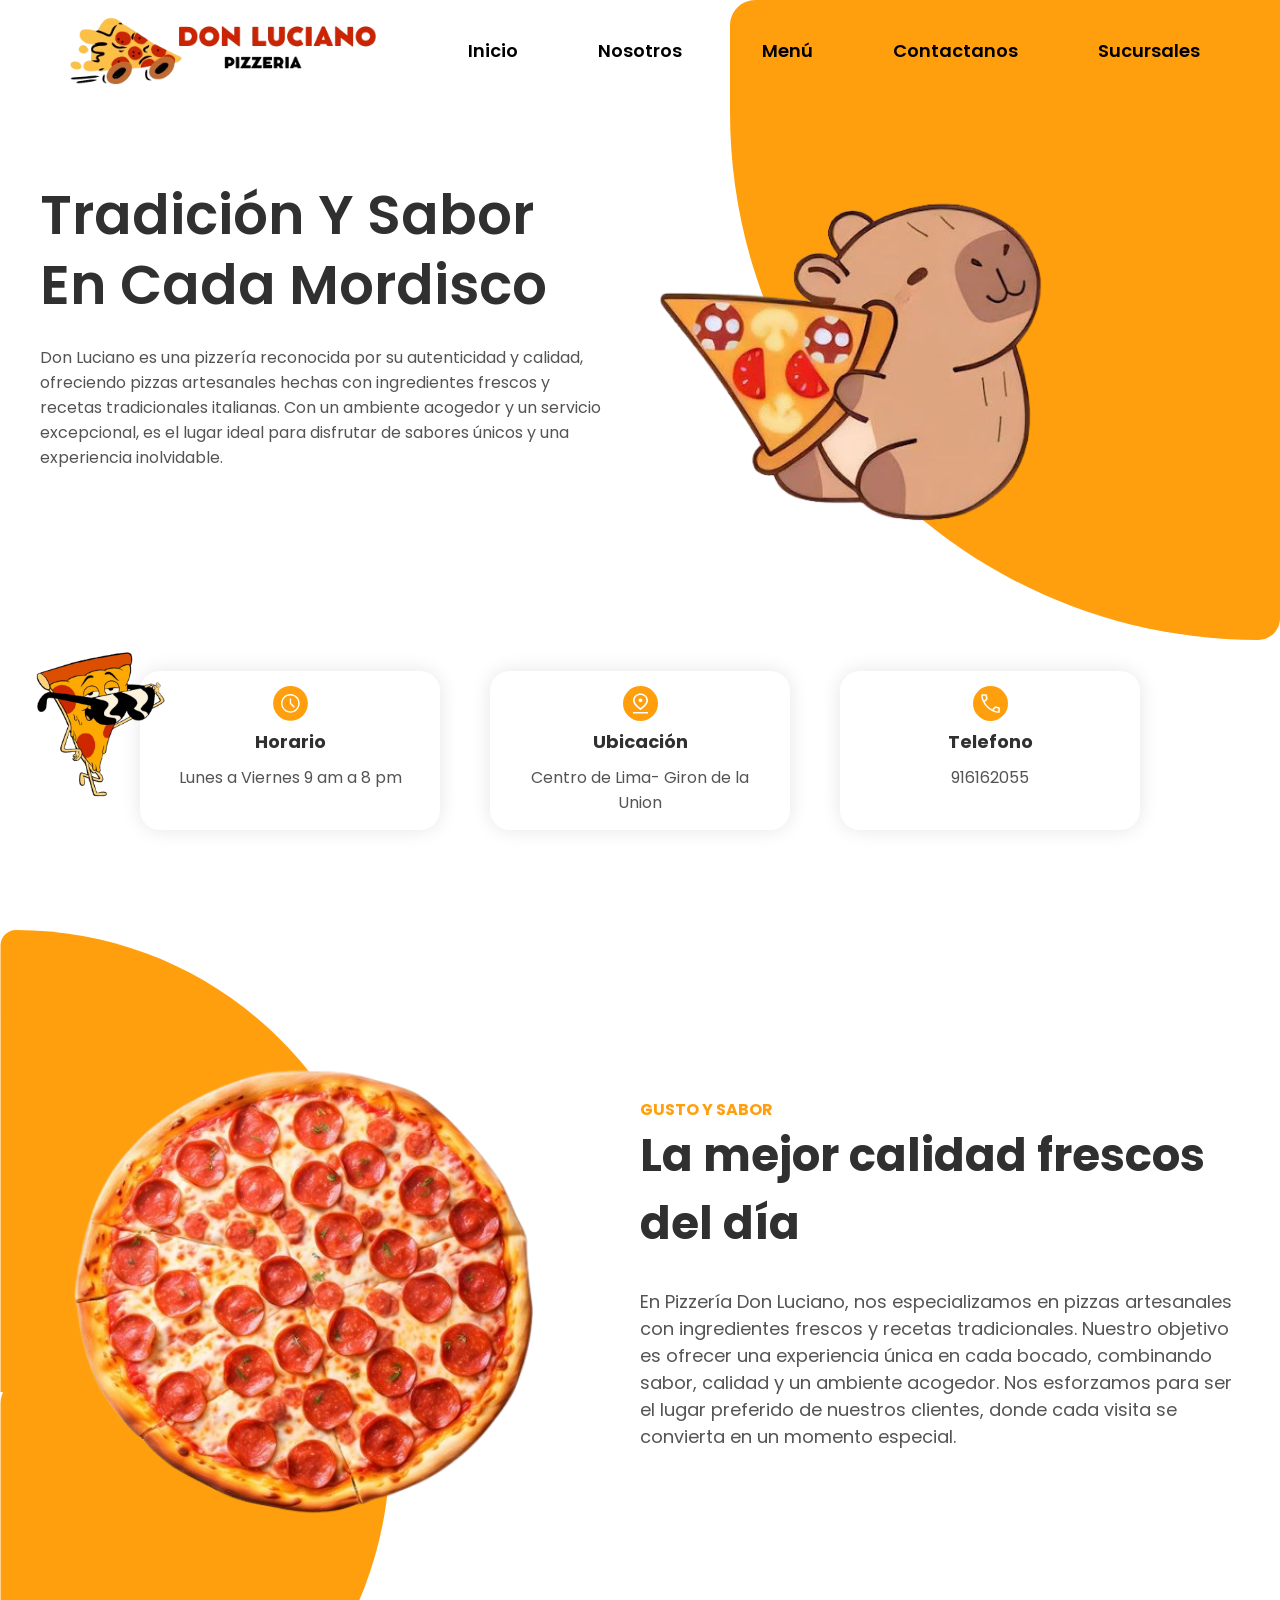
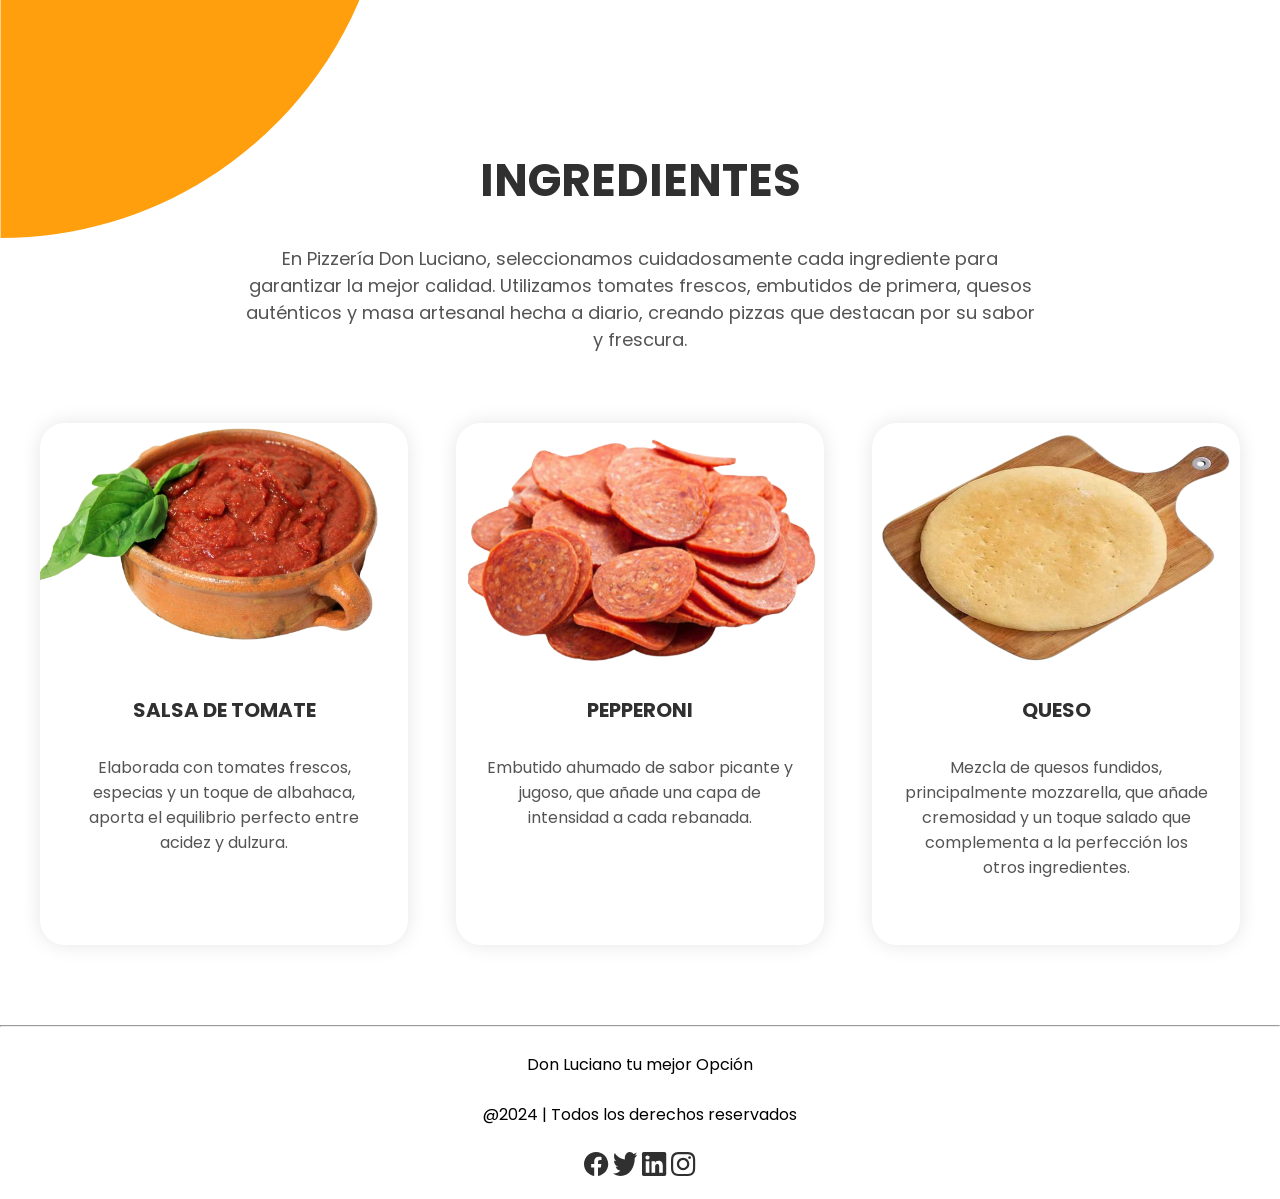
<file: index.html>
<!DOCTYPE html>
<html lang="es">
<head>
    <meta charset="UTF-8">
    <meta name="viewport" content="width=device-width, initial-scale=1.0">
    <title>Pizza Don Luciano </title>
    <link rel="stylesheet"  type="text/css" href="/css/index.css">
</head>
<body>
    <header class="header">
        <img class="bg" src="imagenes/index/bg.svg" alt="">
        <img class="esp" src="imagenes/index/pizza_flotante.png" alt="">
        <div class="menu container ">
            <div class="logoImg"> <img src="imagenes/index/don-luciano.png" alt=""> </div>
            <input type="checkbox" id="menu">
            <label for="menu"><img src="imagenes/index/menu.png" class="menu-icono" alt=""></label>
            <nav class="navbar">
                <ul class="nav-links">
                    <li><a href="index.html">Inicio</a></li>
                    <li><a href="Nosotros.html">Nosotros</a></li>
                    <li><a href="menu.html">Menú</a></li>
                    <li><a href="contactanos.html">Contactanos</a></li>
                    <li><a href="surcursales.html">Sucursales</a></li>
                </ul>
            </nav>
        </div>
        <div class="header-content container">
            <div class="header-info">
                <div class="header-txt">
                    <h1>Tradición y sabor en Cada Mordisco</h1>
                    <p>Don Luciano es una pizzería reconocida por su autenticidad y calidad,
                        ofreciendo pizzas artesanales hechas con ingredientes frescos y recetas tradicionales italianas.
                        Con un ambiente acogedor y un servicio excepcional, es el lugar ideal para disfrutar de sabores
                        únicos y una experiencia inolvidable.
                    </p>
                </div>
                <div class="header-img">
                    <img src="imagenes/index/capibara_pizza.png" alt="">
                </div>
            </div>
        </div>
    </header>
    <section class="info container">
        <div class="info-1">
            <img src="imagenes/index/time.svg" alt="">
            <h3>Horario</h3>
            <p>Lunes a Viernes 9 am a 8 pm</p>
        </div>
        <div class="info-1">
            <img src="imagenes/index/gps.svg" alt="">
            <h3>Ubicación</h3>
            <p>Centro de Lima- Giron de la Union </p>
        </div>
        <div class="info-1">
            <img src="imagenes/index/phone.svg" alt="">
            <h3>Telefono</h3>
            <p>916162055</p>
        </div>
    </section>
    <section class="nosotros">
        <img class="bg-2" src="imagenes/index/bg-2.svg" alt="">
        <div class="nosotros-info container ">
            <div class="nosotros-img">
                <img src="imagenes/index/pizza.png" alt="">
            </div>
            <div class="nosotros-txt">
                <span>GUSTO Y SABOR</span>
                <h2>La mejor calidad frescos del día</h2>
                <p>
                    En Pizzería Don Luciano, nos especializamos en pizzas artesanales con ingredientes frescos y recetas
                    tradicionales.
                    Nuestro objetivo es ofrecer una experiencia única en cada bocado, combinando sabor, calidad y un
                    ambiente acogedor.
                    Nos esforzamos para ser el lugar preferido de nuestros clientes, donde cada visita se convierta en
                    un momento especial.
                </p>
            </div>
        </div>
    </section>
    <main class="products container">
        <h2>INGREDIENTES</h2>
        <P>En Pizzería Don Luciano, seleccionamos cuidadosamente cada ingrediente
            para garantizar la mejor calidad. Utilizamos tomates frescos, embutidos de primera,
            quesos auténticos y masa artesanal hecha a diario, creando pizzas que destacan por su sabor y
            frescura.
        </P>
        <div class="product-info">
            <div class="product">
                <img src="imagenes/index/salsa.png" alt="">
                <h3>SALSA DE TOMATE </h3>
                <P>Elaborada con tomates frescos, especias y un toque de albahaca, aporta el equilibrio perfecto entre
                    acidez y dulzura.</P>
            </div>
            <div class="product">
                <img src="imagenes/index/peperoni.png" alt="">
                <h3>PEPPERONI </h3>
                <P> Embutido ahumado de sabor picante y jugoso, que añade una capa de intensidad a cada rebanada.</P>
            </div>
            <div class="product">
                <img src="imagenes/index/masa.png" alt="">
                <h3>QUESO </h3>
                <P>Mezcla de quesos fundidos, principalmente mozzarella, que añade cremosidad y un toque salado que
                    complementa a la perfección los otros ingredientes.</P>
            </div>
        </div>
    </main>
    <hr>
    <footer class="footer ">
        <P class="text1"> Don Luciano tu mejor Opción </P>
        <P class="text1"> @2024 | Todos los derechos reservados </P>
        <div class="footer-links">
            <div class="iconos">
                <img src="imagenes/index/s1.svg" alt="">
                <img src="imagenes/index/s2.svg" alt="">
                <img src="imagenes/index/s3.svg" alt="">
                <img src="imagenes/index/s4.svg" alt="">
            </div>
        </div>
    </footer>
</body>
</html>
</file>
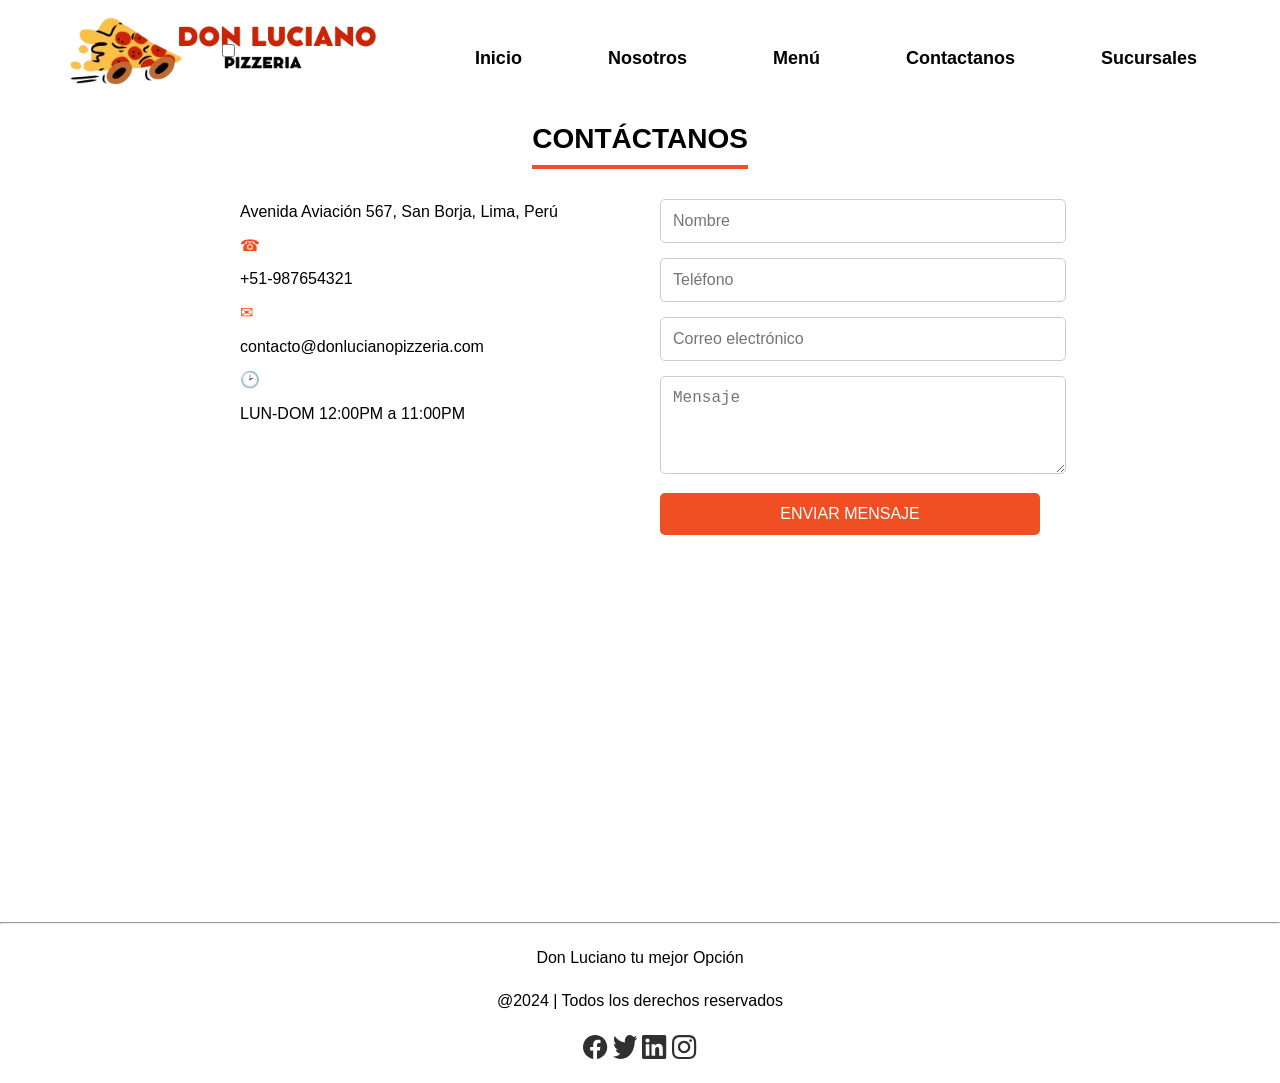
<file: contactanos.html>
<!DOCTYPE html>
<html lang="en">

<head>
  <meta charset="UTF-8">
  <meta name="viewport" content="width=device-width, initial-scale=1.0">
  <title>Contáctanos</title>
  <link rel="stylesheet" type="text/css" href="sass/estilo.css">
</head>
<header class="header">
  <div class="menu container ">
    <div class="logoImg"> <img src="imagenes/index/don-luciano.png" alt=""> </div>
    <input type="checkbox" id="menu">
    <label for="menu"><img src="imagenes/index/menu.png" alt=""></label>
    <nav class="navbar">
      <ul class="nav-links">
        <li><a href="index.html">Inicio</a></li>
        <li><a href="Nosotros.html">Nosotros</a></li>
        <li><a href="menu.html">Menú</a></li>
        <li><a href="contactanos.html">Contactanos</a></li>
        <li><a href="surcursales.html">Sucursales</a></li>
      </ul>
    </nav>
  </div>
</header>

<body>
  <div class="contenedor-contacto">
    <div class="cabecera-contacto">
      <h2>CONTÁCTANOS</h2>
      <div class="separador"></div>
    </div>
    <div class="detalles-contacto">
      <div>
        <address>
          <span>Avenida Aviación 567, San Borja, Lima, Perú</span>
          <span><span class="icono">&#9742;</span> +51-987654321</span>
          <span><span class="icono">&#9993;</span> contacto@donlucianopizzeria.com</span>
          <span><span class="icono">&#128337;</span> LUN-DOM 12:00PM a 11:00PM</span>
        </address>
      </div>
      <form class="formulario-contacto">
        <input type="text" name="nombre" placeholder="Nombre" required>
        <input type="tel" name="telefono" placeholder="Teléfono" required>
        <input type="email" name="correo" placeholder="Correo electrónico" required>
        <textarea name="mensaje" placeholder="Mensaje" rows="4" required></textarea>
        <button type="submit">ENVIAR MENSAJE</button>
      </form>
    </div>
    <div class="contenedor-mapa">
      <iframe
        src="https://www.google.com/maps/embed?pb=!1m18!1m12!1m3!1d3901.2047745382756!2d-77.00132838561615!3d-12.107557791430796!2m3!1f0!2f0!3f0!3m2!1i1024!2i768!4f13.1!3m3!1m2!1s0x9105c868f278cc11%3A0x7b7b26774eae7da8!2sAv.%20Aviaci%C3%B3n%20567%2C%20San%20Borja%2015021%2C%20Per%C3%BA!5e0!3m2!1ses!2spe!4v1702382048536!5m2!1ses!2spe"
        width="600" height="450" style="border:0;" allowfullscreen="" loading="lazy"></iframe>
    </div>
  </div>
  <hr>

    <footer class="footer ">

        <P class="text1"> Don Luciano tu mejor Opción </P>
        <P class="text1"> @2024 | Todos los derechos reservados </P>

        <div class="footer-links">
            <div class="iconos">
                <img src="imagenes/index/s1.svg" alt="">
                <img src="imagenes/index/s2.svg" alt="">
                <img src="imagenes/index/s3.svg" alt="">
                <img src="imagenes/index/s4.svg" alt="">
            </div>
        </div>
</body>
</html>
</file>
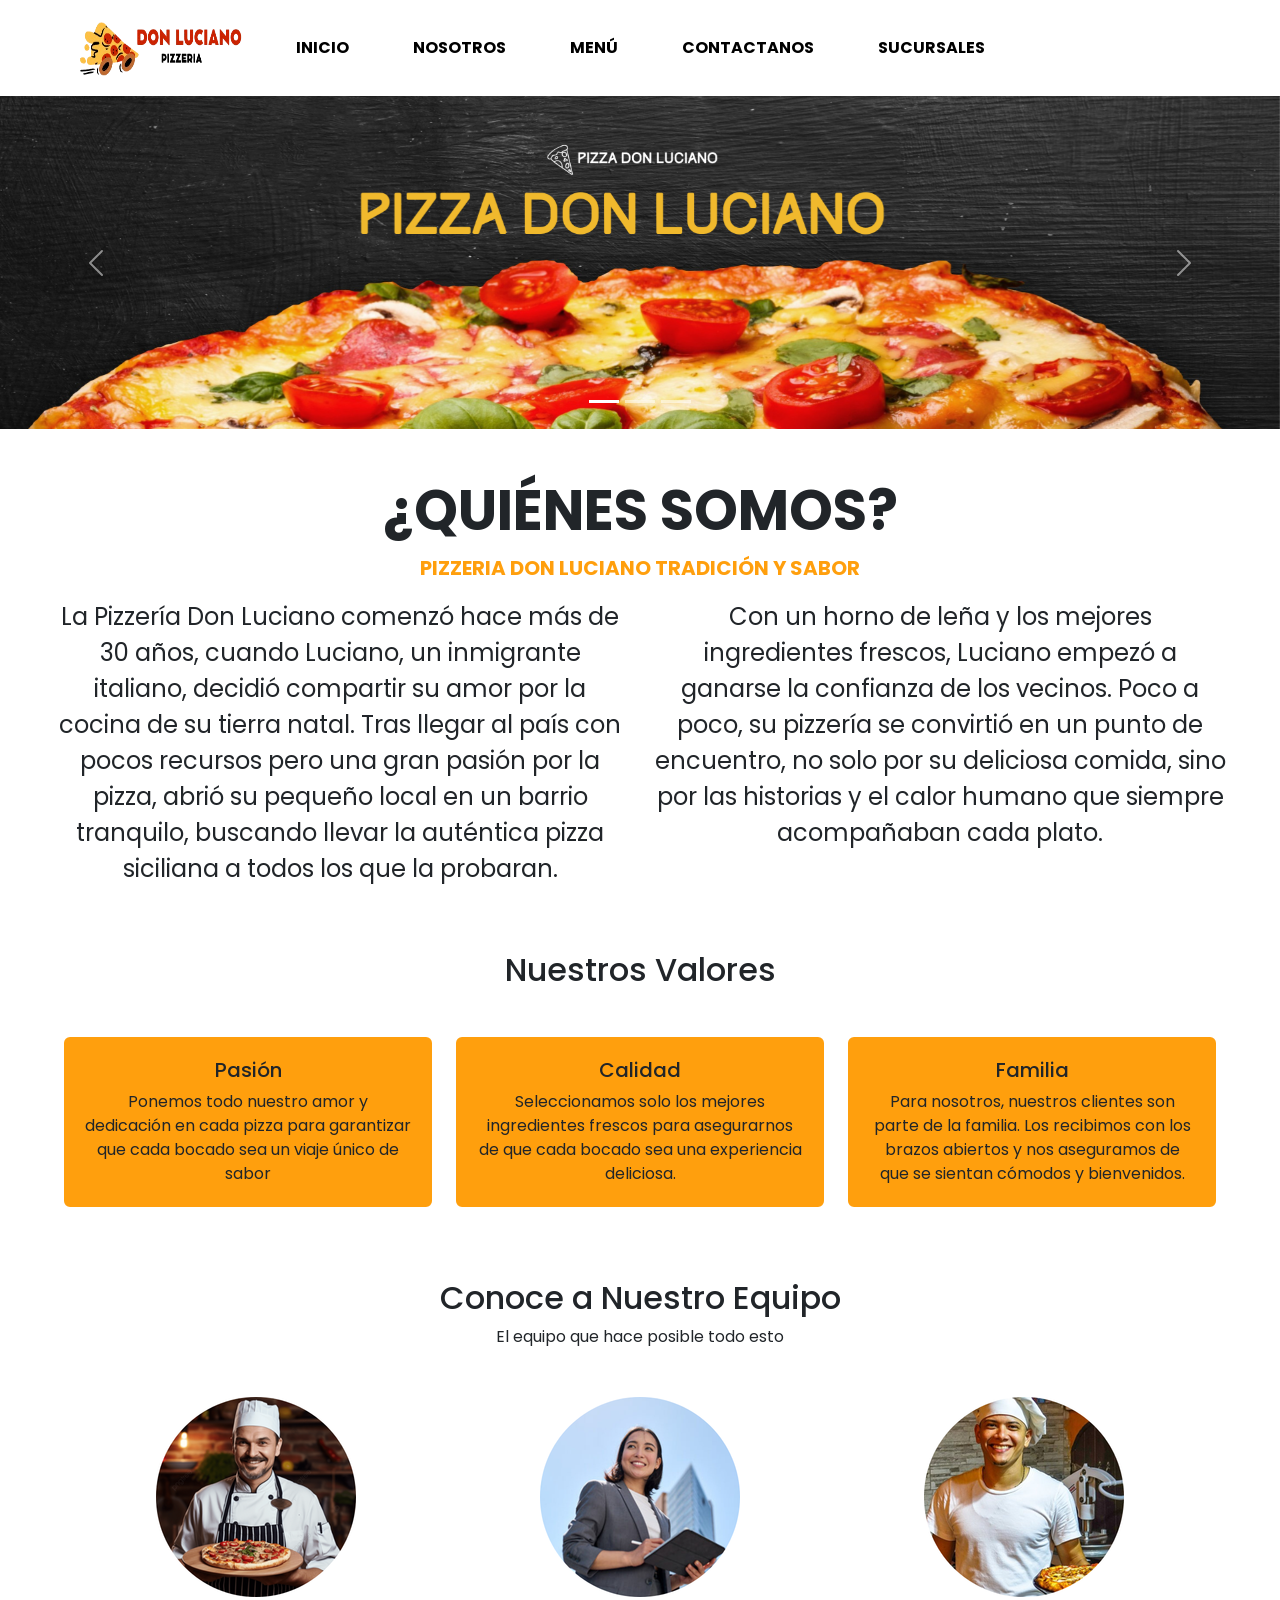
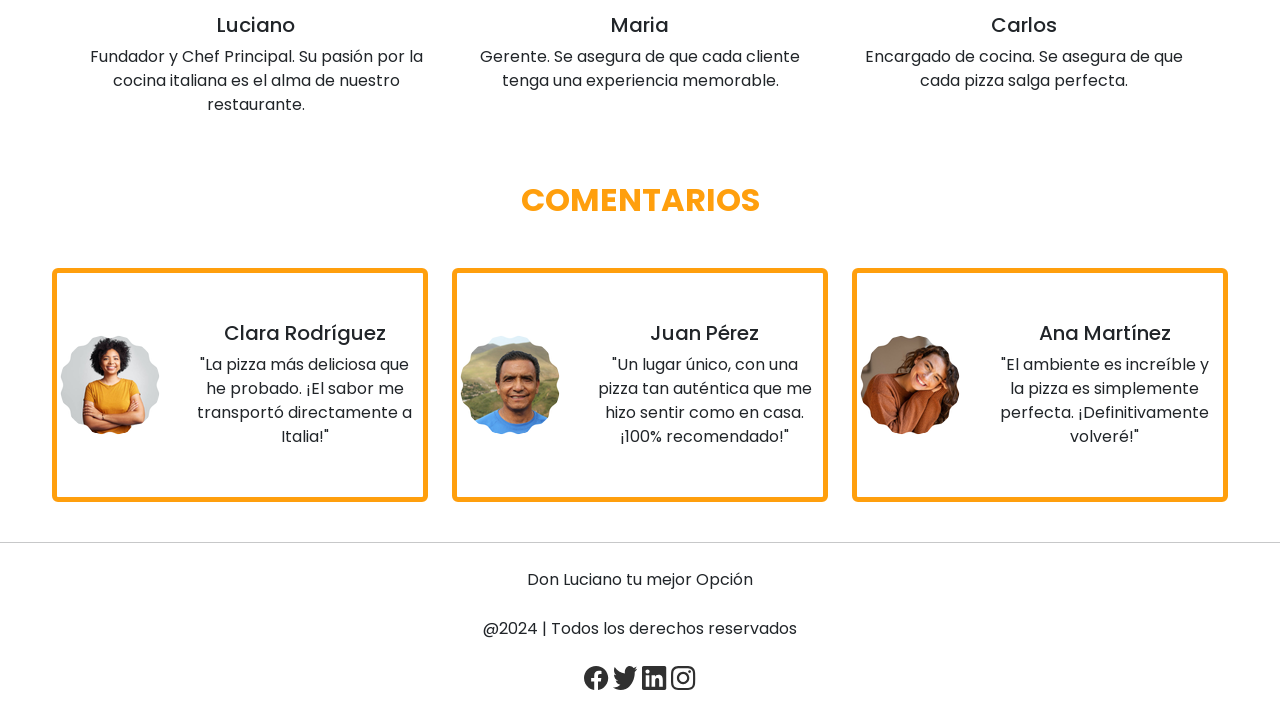
<file: nosotros.html>
<!DOCTYPE html>
<html lang="en">

<head>
    <meta charset="UTF-8">
    <meta name="viewport" content="width=device-width, initial-scale=1.0">
    <link href="https://cdn.jsdelivr.net/npm/bootstrap@5.3.3/dist/css/bootstrap.min.css" rel="stylesheet"
        integrity="sha384-QWTKZyjpPEjISv5WaRU9OFeRpok6YctnYmDr5pNlyT2bRjXh0JMhjY6hW+ALEwIH" crossorigin="anonymous">
    <link rel="stylesheet" type="text/css" href="/css/nosotros.css">
    <title>NOSOTROS</title>
</head>
<body>
    <header>
        <div class="container ">
            <nav class="navbar navbar-expand-lg bg-body-white ">
                <div class="container-fluid">
                    <img src="imagenes/index/don-luciano.png" alt="Logo" width="200" height="80"
                        class="d-inline-block align-text-top">
                    <button class="navbar-toggler " type="button" data-bs-toggle="collapse" data-bs-target="#navbarNav"
                        aria-controls="navbarNav" aria-expanded="false" aria-label="Toggle navigation">
                        <span class="navbar-toggler-icon "></span>
                    </button>
                    <div class="collapse navbar-collapse" id="navbarNav">
                        <ul class="navbar-nav ">
                            <li class="nav-item">
                                <a class="nav-link active bold-text ms-4 me-4" href="index.html">INICIO</a>
                            </li>
                            <li class="nav-item">
                                <a class="nav-link active bold-text ms-4 me-4" href="Nosotros.html">NOSOTROS</a>
                            </li>
                            <li class="nav-item">
                                <a class="nav-link active bold-text ms-4 me-4" href="menu.html">MENÚ</a>
                            </li>
                            <li class="nav-item">
                                <a class="nav-link active bold-text ms-4 me-4" href="contactanos.html">CONTACTANOS</a>
                            </li>
                            <li class="nav-item">
                                <a class="nav-link active bold-text ms-4 me-4" href="surcursales.html">SUCURSALES</a>
                            </li>
                        </ul>
                    </div>
                </div>
            </nav>
        </div>

    </header>

    <section class="carrusel">
        <div id="carouselExampleIndicators" class="carousel slide">
            <div class="carousel-indicators">
                <button type="button" data-bs-target="#carouselExampleIndicators" data-bs-slide-to="0" class="active"
                    aria-current="true" aria-label="Slide 1"></button>
                <button type="button" data-bs-target="#carouselExampleIndicators" data-bs-slide-to="1"
                    aria-label="Slide 2"></button>
                <button type="button" data-bs-target="#carouselExampleIndicators" data-bs-slide-to="2"
                    aria-label="Slide 3"></button>
            </div>
            <div class="carousel-inner">
                <div class="carousel-item active">
                    <img src="imagenes/nosotros/carrusel_uno.png" class="d-block w-100" alt="...">
                </div>
                <div class="carousel-item">
                    <img src="imagenes/nosotros/carrusel_dos.png" class="d-block w-100" alt="...">
                </div>
                <div class="carousel-item">
                    <img src="imagenes/nosotros/carrusel_tres.png" class="d-block w-100" alt="...">
                </div>
            </div>
            <button class="carousel-control-prev" type="button" data-bs-target="#carouselExampleIndicators"
                data-bs-slide="prev">
                <span class="carousel-control-prev-icon" aria-hidden="true"></span>
                <span class="visually-hidden">Previous</span>
            </button>
            <button class="carousel-control-next" type="button" data-bs-target="#carouselExampleIndicators"
                data-bs-slide="next">
                <span class="carousel-control-next-icon" aria-hidden="true"></span>
                <span class="visually-hidden">Next</span>
            </button>
        </div>

    </section>

    <div class="container">
        <h1 class="display-4 text-center bold-text mt-5">¿QUIÉNES SOMOS?</h1>
        <p class="lead text-center bold-text">
            PIZZERIA DON LUCIANO TRADICIÓN Y SABOR
        </p>
        <div class="row">
            <div class="col-12 col-md-6">
                <p class="fs-4 text-center">
                    La Pizzería Don Luciano comenzó hace más de 30 años, cuando Luciano, un inmigrante italiano, decidió
                    compartir su amor por la cocina de su tierra natal. Tras llegar al país con pocos recursos pero una
                    gran pasión por la pizza, abrió su pequeño local en un barrio tranquilo, buscando llevar la
                    auténtica pizza siciliana a todos los que la probaran. </p>
            </div>
            <div class="col-12 col-md-6">
                <p class="fs-4 text-center ">
                    Con un horno de leña y los mejores ingredientes frescos, Luciano empezó a ganarse la confianza de
                    los vecinos. Poco a poco, su pizzería se convirtió en un punto de encuentro, no solo por su
                    deliciosa comida, sino por las historias y el calor humano que siempre acompañaban cada plato. </p>
            </div>
        </div>
    </div>
    <div class="section-title  bold-text text-center mb-5 mt-5 ">
        <h2>Nuestros Valores</h2>
    </div>
    <div class="container row">
        <div class="col-md-4">
            <div class="card text-center mb-4">
                <div class="card-body">
                    <h5 class="card-title">Pasión</h5>
                    <p class="card-text">Ponemos todo nuestro amor y dedicación en cada pizza para garantizar que cada
                        bocado sea un viaje único de sabor</p>
                </div>
            </div>
        </div>
        <div class="col-md-4">
            <div class="card text-center mb-4">
                <div class="card-body">
                    <h5 class="card-title">Calidad</h5>
                    <p class="card-text">Seleccionamos solo los mejores ingredientes frescos para asegurarnos de que
                        cada bocado sea una experiencia deliciosa.</p>
                </div>
            </div>
        </div>
        <div class="col-md-4">
            <div class="card text-center mb-4">
                <div class="card-body">
                    <h5 class="card-title">Familia</h5>
                    <p class="card-text">Para nosotros, nuestros clientes son parte de la familia. Los recibimos con los
                        brazos abiertos y nos aseguramos de que se sientan cómodos y bienvenidos.</p>
                </div>
            </div>
        </div>
    </div>
    <!-- EQUIPO-->
    <div class="container mt-5">
        <div class="section-title text-center mb-5">
            <h2>Conoce a Nuestro Equipo</h2>
            <p>El equipo que hace posible todo esto</p>
        </div>
        <div class="container row">

            <div class="col-md-4 text-center">
                <img src="/imagenes/nosotros/equipo_luciano.png" alt="Luciano" class="team-img mb-3">
                <h5>Luciano</h5>
                <p>Fundador y Chef Principal. Su pasión por la cocina italiana es el alma de nuestro restaurante.</p>
            </div>

            <div class="col-md-4 text-center">
                <img src="/imagenes/nosotros/equipo_maria.png" alt="Maria" class="team-img mb-3">
                <h5>Maria</h5>
                <p>Gerente. Se asegura de que cada cliente tenga una experiencia memorable.</p>
            </div>

            <div class="col-md-4 text-center">
                <img src="/imagenes/nosotros/equipo_carlos.png" alt="Carlos" class="team-img mb-3">
                <h5>Carlos</h5>
                <p>Encargado de cocina. Se asegura de que cada pizza salga perfecta.</p>
            </div>
        </div>
    </div>

    <div class="container mt-5">
        <h2 class="titulo text-center font-weight-bold mb-5 bold-text">COMENTARIOS</h2>
        <div class="row text-center">
            <!-- Tarjeta 1 -->
            <div class="col-12 col-md-4 mb-4">
                <div class="card">
                    <div class="row no-gutters">

                        <div class="col-4 d-flex justify-content-center align-items-center">
                            <img src="imagenes/nosotros/cliente_uno.png" class="img-fluid rounded-circle"
                                alt="Imagen cliente 1">
                        </div>

                        <div class="col-8">
                            <div class="cuadro mt-5 mb-5 px-2">
                                <h5 class="card-title">Clara Rodríguez</h5>
                                <p class="card-text">"La pizza más deliciosa que he probado. ¡El sabor me transportó
                                    directamente a Italia!"</p>
                            </div>
                        </div>
                    </div>
                </div>
            </div>

            <!-- Tarjeta 2 -->
            <div class="col-12 col-md-4 mb-4">
                <div class="card">
                    <div class="row no-gutters">

                        <div class="col-4 d-flex justify-content-center align-items-center">
                            <img src="imagenes/nosotros/comentario_uno.png" class="img-fluid rounded-circle"
                                alt="Imagen cliente 2">
                        </div>

                        <div class="col-8">
                            <div class="cuadro mt-5 mb-5 px-2">
                                <h5 class="card-title">Juan Pérez</h5>
                                <p class="card-text">"Un lugar único, con una pizza tan auténtica que me hizo sentir
                                    como en casa. ¡100% recomendado!"</p>
                            </div>
                        </div>
                    </div>
                </div>
            </div>

            <div class="col-12 col-md-4 mb-4">
                <div class="card">
                    <div class="row no-gutters">

                        <div class="col-4 d-flex justify-content-center align-items-center">
                            <img src="imagenes/nosotros/comentario_dos.png" class="img-fluid rounded-circle"
                                alt="Imagen cliente 3">
                        </div>

                        <div class="col-8">
                            <div class="cuadro mt-5 mb-5 px-2">
                                <h5 class="card-title">Ana Martínez</h5>
                                <p class="card-text">"El ambiente es increíble y la pizza es simplemente perfecta.
                                    ¡Definitivamente volveré!"</p>
                            </div>
                        </div>
                    </div>
                </div>
            </div>
        </div>
    </div>

    <hr>

    <footer class="footer ">

        <P class="text1"> Don Luciano tu mejor Opción </P>
        <P class="text1"> @2024 | Todos los derechos reservados </P>

        <div class="footer-links">
            <div class="iconos">
                <img src="imagenes/index/s1.svg" alt="">
                <img src="imagenes/index/s2.svg" alt="">
                <img src="imagenes/index/s3.svg" alt="">
                <img src="imagenes/index/s4.svg" alt="">
            </div>
        </div>


    </footer>
























    <script src="https://cdn.jsdelivr.net/npm/bootstrap@5.3.3/dist/js/bootstrap.bundle.min.js"
        integrity="sha384-YvpcrYf0tY3lHB60NNkmXc5s9fDVZLESaAA55NDzOxhy9GkcIdslK1eN7N6jIeHz"
        crossorigin="anonymous"></script>
</body>

</html>
</file>
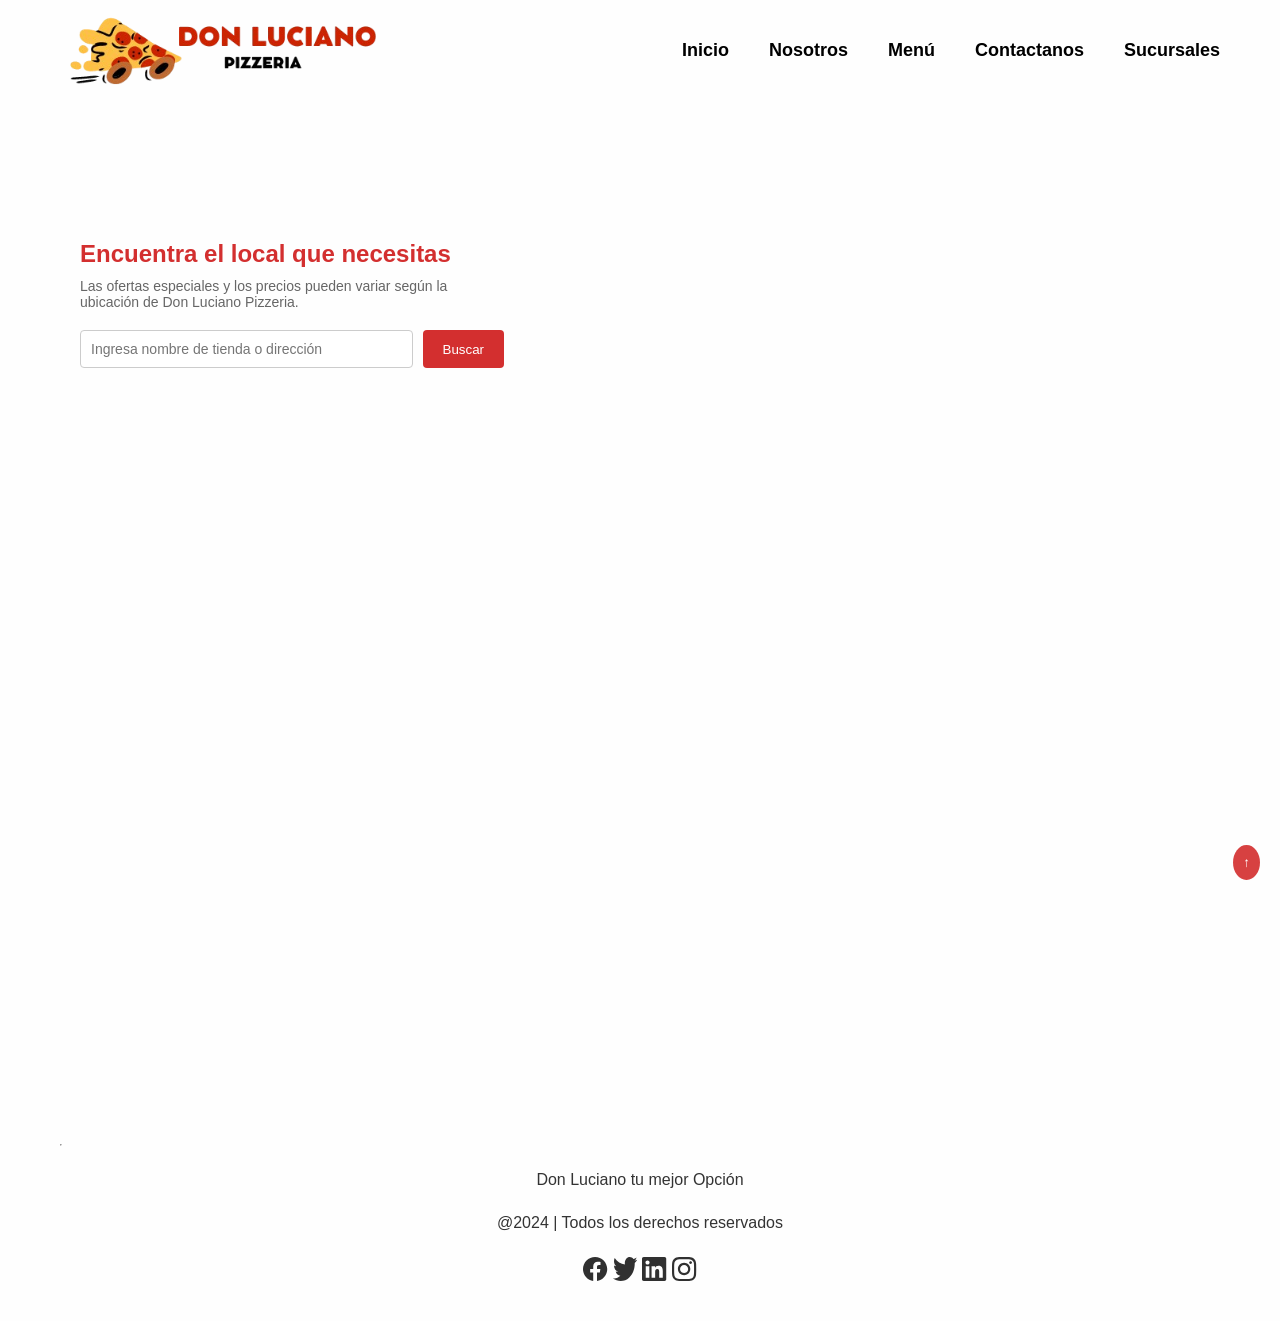
<file: surcursales.html>
<!DOCTYPE html>
<html lang="es">

<head>
    <meta charset="UTF-8">
    <meta name="viewport" content="width=device-width, initial-scale=1.0">
    <title>Surcursales</title>
    <link rel="stylesheet" type="text/css" href="/css/surcursales.css">
    <script src="https://code.jquery.com/jquery-3.6.0.min.js"></script>
    <script>
        $(document).ready(function () {
            // Mostrar tarjetas con animación
            $(".barra-busqueda button").click(function () {
                $(".tarjeta-tienda").each(function (indice) {
                    $(this).delay(200 * indice).animate({
                        opacity: 1,
                        transform: "scale(1)"
                    }, {
                        duration: 600,
                        step: function (now, fx) {
                            if (fx.prop === "transform") {
                                $(this).css("transform", `scale(${now})`);
                            }
                        }
                    });
                });
            });

            // Efecto de los botones
            $(".tarjeta-tienda button").hover(
                function () {
                    $(this).css("background-color", "#a00000");
                },
                function () {
                    $(this).css("background-color", "#d32f2f");
                }
            );

            // efecto tarjetas
            $(".tarjeta-tienda").hover(
                function () {
                    $(this).css({ boxShadow: "0 4px 8px rgba(0, 0, 0, 0.2)" });
                },
                function () {
                    $(this).css({ boxShadow: "0 2px 4px rgba(0, 0, 0, 0.1)" });
                }
            );

            // Botón de scroll hacia arriba
            const botonScroll = $("<button>").text("↑").css({
                position: "fixed",
                bottom: "20px",
                right: "20px",
                padding: "10px",
                backgroundColor: "#d32f2f",
                color: "#fff",
                border: "none",
                borderRadius: "50%",
                cursor: "pointer",
                display: "none",
                zIndex: 1000
            });

            $("body").append(botonScroll);

            $(window).scroll(function () {
                if ($(this).scrollTop() > 200) {
                    botonScroll.fadeIn();
                } else {
                    botonScroll.fadeOut();
                }
            });

            botonScroll.click(function () {
                $("html, body").animate({ scrollTop: 0 }, 800);
            });

            // Efecto de buscar
            $(".barra-busqueda button").hover(
                function () {
                    $(this).fadeTo(100, 0.5).fadeTo(100, 1);
                }
            );
        });
    </script>
</head>
<header class="header">
    <div class="menu container ">
        <div class="logoImg"> <img src="imagenes/index/don-luciano.png" alt=""> </div>
        <input type="checkbox" id="menu">
        <label for="menu"><img src="imagenes/index/menu.png" class="menu-icono" alt=""></label>
        <nav class="navbar">
            <ul class="nav-links">
                <li><a href="index.html">Inicio</a></li>
                <li><a href="Nosotros.html">Nosotros</a></li>
                <li><a href="menu.html">Menú</a></li>
                <li><a href="contactanos.html">Contactanos</a></li>
                <li><a href="surcursales.html">Sucursales</a></li>
            </ul>
        </nav>
    </div>
</header>

<body>

    <div class="contenedor">
        <div class="busqueda">
            <h2>Encuentra el local que necesitas</h2>
            <p>Las ofertas especiales y los precios pueden variar según la ubicación de Don Luciano Pizzeria.</p>
            <div class="barra-busqueda">
                <input type="text" placeholder="Ingresa nombre de tienda o dirección">
                <button>Buscar</button>
            </div>
        </div>
        <div class="resultados">
            <div class="tarjeta-tienda">
                <h3>Tienda Plaza Norte</h3>
                <p>Av. Tomas Valle 1820, Lima</p>
                <p>Teléfono: 606 - 0000</p>
                <div class="tipo-envio">
                    <span>🚴‍♂️ Delivery</span>
                    <span>🛒 Retiro</span>
                </div>
                <button>Ver Local</button>
            </div>
            <div class="tarjeta-tienda">
                <h3>Tienda Larcomar</h3>
                <p>Malecón de la Reserva 610, Miraflores</p>
                <p>Teléfono: 606 - 1111</p>
                <div class="tipo-envio">
                    <span>🚴‍♂️ Delivery</span>
                </div>
                <button>Ver Local</button>
            </div>
            <div class="resultados">
                <div class="tarjeta-tienda">
                    <h3>Tienda Plaza Norte</h3>
                    <p>Av. Tomas Valle 1820, Lima</p>
                    <p>Teléfono: 606 - 0000</p>
                    <div class="tipo-envio">
                        <span>🚴‍♂️ Delivery</span>
                        <span>🛒 Retiro</span>
                    </div>
                    <button>Ver Local</button>
                </div>
                <div class="tarjeta-tienda">
                    <h3>Tienda Larcomar</h3>
                    <p>Malecón de la Reserva 610, Miraflores</p>
                    <p>Teléfono: 606 - 1111</p>
                    <div class="tipo-envio">
                        <span>🚴‍♂️ Delivery</span>
                    </div>
                    <button>Ver Local</button>
                </div>
            </div>
        </div>
        <hr>
    <footer class="footer ">
        <P class="text1"> Don Luciano tu mejor Opción </P>
        <P class="text1"> @2024 | Todos los derechos reservados </P>
        <div class="footer-links">
            <div class="iconos">
                <img src="imagenes/index/s1.svg" alt="">
                <img src="imagenes/index/s2.svg" alt="">
                <img src="imagenes/index/s3.svg" alt="">
                <img src="imagenes/index/s4.svg" alt="">
            </div>
        </div>
    </footer>
</body>
</html>
</file>
<file: css/index.css>
@import url('https://fonts.googleapis.com/css2?family=Poppins:wght@400;500;600;700;800&display=swap');
/*HEADER*/ 
*{
    margin: 0;
    padding:0;
    box-sizing: border-box;
    text-decoration: none;
    list-style: none;
}
body {
    font-family: "Poppins", sans-serif ;
        
}
 
.container{
    max-width: 1200px;/* ancho máximo  */
    margin:0 auto;/* centra el contenedor horizontalmente */
   
}
.header{
    display: flex; /* flexbox para distribuir   */
    position: relative;
}
.menu{
    position: absolute;
    top:0;
    left: 0;
    right: 0;
    display: flex;
    align-items: center;
    justify-content: space-between;
    z-index: 1000;
}
.logoImg{
    height: 100px;
    display: flex;
    width:30px;
}

.menu .navbar ul li{
    position: relative;
    float:left;
}
.menu .navbar ul li a {
    font-size: 18px;
    padding: 20px;
    color:#000000;
    display: block;
    font-weight:600; 
}

#menu{
    display: none;
}
.menu-icono{
    width:20px;
}
.menu label {
    cursor: pointer;
    display: none ;

}
.bg{
    position: absolute;
    width:550px; 
    z-index: -1;/* Coloca la imagen de fondo detrás de otros elementos */
    right:0;

}
/* FIN DE HEADER*/



.esp{
    position :absolute;
    top: 650px;
    bottom: 0;
    width: 200px;
}


.header-info{
    display: flex;
    align-items: center;
    margin-top: 120px;
}
.header-txt{
    width: 50%;
    padding-right: 35px;

}
.header-txt h1{
    font-size: 55px;
    line-height: 70px;
    font-weight: 600;
    color: #303030;
    margin-bottom: 25px;
    text-transform: capitalize;/* Primera letra*/
}
.header-txt p{
    font-size: 16px;
    color: #545454;
    margin-bottom:40px;
}

.header-img{
    width:50%;  
}
.header-img img{
    width:450px;
}


.header .nav-links{
    list-style:none;

}
.header .nav-links li{
    display: inline-block;
    padding:0 20px;

}

.header .nav-links a {
    font-size: 700;
    color: black;
    text-decoration: none;

}


.info{
    padding: 100px;
    display: flex;
    justify-content: space-between;
}
.info-1{
    width: 300px;
    padding: 15px 25px;
    text-align: center;
    box-shadow: 0 0 20px rgba(0, 0, 0 ,0.1);
    border-radius: 20px;
}
.info-1 img{
    width: 35px;
}
.info-1 h3{
    font-size: 18px;
    color:#303030;
    margin-bottom: 10px;
}
.info-1 p{
   font-size: 16px;
   color: #545454;

}

.nosotros{
    position:relative;

}
.bg-2{
    position: absolute;
    top: 0;
    left: 0;
    width: 390px;
    z-index: -1;
}
.nosotros-info{
    padding: 100px 0;
    display: flex;
    align-items: center;
}
.nosotros-img{
    width: 50%;
}
.nosotros-img img{
    width: 530px;
}
.nosotros-txt{
    width: 50%;
}
.nosotros-txt span{
    font-size: 16px;
    color: #FF9F0D;
    font-weight: 700;
    margin-bottom: 25px;
}
.nosotros-txt h2 {
    font-size: 45px;
    color: #303030;
    margin-bottom: 30px;
}
.nosotros-txt p{
    font-size: 18px;
    color: #545454;
    margin-bottom: 50px;
}

.products{
    padding:80px 0;
    text-align: center ;
}
.products h2{
    font-size: 45px;
    color:#303030;
    margin-bottom: 30px;
}
.products p{
    font-size: 18px;
    color: #545454;
    margin-bottom: 70px;
    padding: 0 200px;
}
.product-info{
    display: grid;
    grid-template-columns: repeat(3,1fr);
    grid-auto-rows:auto;
    grid-gap:3rem;
}
.product {
   padding-bottom: 35px;
   text-align: center;
   box-shadow: 0 0 20px rgb(0,0,0,0.1);
   border-radius: 25px;
}
.product img{
    width: 100% ;
    height: 250px;
    border-radius: 25px  25px 0 0;
}
.product h3{
    font-size: 20px;
    color: #303030;
    margin-top: 15px ;
}
.product p {
    font-size: 16px;
    padding: 30px;
    color: #545454;
    margin:0;
}

/*CSS FOOTER*/ 

.hr{ 
    
    border: 1px solid #EEE;
} 
.footer{
    position: relative;
    width:100%;
    text-align: center;
    margin-bottom: 15px;
} 
.text1{ 
    margin-top: 25px;
    margin-bottom: 25px;
}




@media (max-width: 991px){
   

    .menu{
        padding:10px;
    }
    .menu label{
        display: initial;
    }
    .menu .navbar{
        position: absolute;
        top:100%;
        left: 0;
        right: 0;
        background-color:#af7b2c;
        display:none; 
    }
    .menu .navbar ul li{
        width: 100%;
    }
    .menu .navbar ul li a {
        color: #ffffff;
    }
    .menu .navbar ul li a:hover {
        color:#bebebe;

    }
    #menu:checked ~.navbar{
        display: initial;
    }
    .bg{
        width: 483px;

    }
    .esp{
        display: none;
    }
    .header-info{
        flex-direction:column ;
        padding: 30px;
    }
    .header-txt{
        width: 100%;
        text-align: center;
        padding: 0;

    }
    .header-txt h1 {
        font-size: 40px;
        line-height: 50px;
    }
    .header-img{
        width: 100%;
        text-align: center;
        padding-top: 35px;
    }
    .header-img img {
        width: 300px;
    }
    .info{
        padding:0;
        flex-direction: column;
        align-items: center;

    }
    .info-1{
        margin-bottom: 20px;
    }
    .nosotros{
        padding: 30px;
    }
    .bg-2{
        top: 80px;
        width: 200px;
    }
    .nosotros-info{
        padding: 0;
        flex-direction: column;
        align-items: center;
        text-align: center;
    }
    .nosotros-img{
        width:100%;
    }
    .nosotros-img img {
        width: 400px;
    }
    .nosotros-txt{
        width: 100%;
    }
    .nosotros-txt h2{
        font-size: 40px;
        line-height: 50px;
        margin-bottom: 10px;
    }
    .nosotros-txt p {
        margin-bottom: 20px;
    }
    .products{
        padding:80px;
        text-align:  center;
    }
    .products h2{
        font-size: 40px;
    }
    .products p{
        padding: 0;
        margin-bottom: 40px;

    }
    .product-info{
        grid-template-columns:repeat(1,1fr);

    }
    .product p{
        padding: 25px;
    } 
    .footer{
        padding: 30px;
    }
    
    
    
   

    
}
</file>
<file: sass/estilo.css>
body {
  font-family: Arial, sans-serif;
  margin: 0;
  padding: 0;
  box-sizing: border-box;
  background-color: #fff;
  
}

h2 {
  margin-bottom: 10px;
  font-size: 28px;
  font-weight: bold;
  text-align: center;
}

.separador {
  height: 4px;
  background-color: #f04f23;
  margin: 10px auto;
}

.separador {
  height: 4px;
  background-color: #f04f23;
  margin: 10px auto;
}

.cabecera-contacto {
  margin-bottom: 20px;
  text-align: center;
}

.contenedor-contacto {
  display: flex;
  flex-direction: column;
  align-items: center;
  padding: 20px;
  max-width: 120%;
  margin-top: 80px;
}

.detalles-contacto {
  text-align: left;
  margin-bottom: 20px;
  max-width: 800px;
  width: 100%;
  display: flex;
  justify-content: space-between;
  align-items: flex-start;
}
.detalles-contacto div {
  flex: 1;
}
.detalles-contacto address {
  font-style: normal;
  line-height: 1.6;
}
.detalles-contacto address span {
  display: block;
  margin-bottom: 8px;
}
.detalles-contacto address .icono {
  margin-right: 10px;
  color: #f04f23;
}

.formulario-contacto {
  flex: 1;
  margin-left: 40px;
  max-width: 500px;
  width: 100%;
}
.formulario-contacto input,
.formulario-contacto textarea,
.formulario-contacto button {
  width: 100%;
  padding: 12px;
  margin-bottom: 15px;
  border: 1px solid #ccc;
  border-radius: 5px;
  font-size: 16px;
}
.formulario-contacto button {
  background-color: #f04f23;
  color: white;
  border: none;
  cursor: pointer;
  transition: background-color 0.3s;
}
.formulario-contacto button:hover {
  background-color: red;
}

.contenedor-mapa {
  margin-top: 20px;
  max-width: 800px;
  width: 100%;
}
.contenedor-mapa iframe {
  border: none;
  width: 100%;
  height: 300px;
  border-radius: 5px;
}

.header {
  display: flex;
  position: relative;
}
.header .nav-links {
  list-style: none;
}
.header .nav-links li {
  display: inline-block;
  padding: 0 20px;
}
.header .nav-links li a {
  font-size: 18px;
  color: black;
  text-decoration: none;
  color: #121212;
  padding: 23px;
  display: block;
}
.header .nav-links li a:hover {
  color: #af7b2c;
}
.header .nav-links li:hover {
  transform: scale(1.1);
  color: #af7b2c;
}
.header .menu {
  position: absolute;
  top: 0;
  left: 0;
  right: 0;
  display: flex;
  align-items: center;
  justify-content: space-between;
  z-index: 1000;
}
.header .menu ul {
  list-style: none;
}
.header .menu ul li {
  position: relative;
  float: left;
}
.header .menu ul li a {
  font-size: 18px;
  padding: 23px;
  color: #000000;
  display: block;
  font-weight: 600;
}
.header .menu ul li:hover {
  transform: scale(1.1);
  color: #af7b2c;
}
.header label {
  cursor: pointer;
  display: none;
}
.header .container {
  max-width: 1200px;
  margin: 0 auto;
  padding: 0 1rem;
}
.header .container .logoImg {
  height: 100px;
  display: flex;
  width: 25px;
}

.hr{ 
    
  border: 1px solid #EEE;
} 
.footer{
  position: relative;
  width:100%;
  text-align: center;
  margin-bottom: 15px;
} 
.text1{ 
  margin-top: 25px;
  margin-bottom: 25px;
}
.titulo{
  color: #FF9F0D; 

}



@media (max-width: 991px){
   

  .menu{
      padding:10px;
  }
  .menu label{
      display: initial;
  }
  .menu .navbar{
      position: absolute;
      top:100%;
      left: 0;
      right: 0;
      background-color:#af7b2c;
      display:none; 
  }
  .menu .navbar ul li{
      width: 100%;
  }
  .menu .navbar ul li a {
      color: #ffffff;
  }
  .menu .navbar ul li a:hover {
      color:#bebebe;

  }
  #menu:checked ~.navbar{
      display: initial;
  }
}
/*# sourceMappingURL=estilo.css.map */
</file>
<file: css/nosotros.css>
@import url('https://fonts.googleapis.com/css2?family=Poppins:wght@400;500;600;700;800&display=swap');

*{
    margin: 0;
    padding:0;
    box-sizing: border-box;
    text-decoration: none;
    list-style: none;
}
body {
    font-family: "Poppins", sans-serif ;
        
}
 
.container{
    max-width: 1200px;
    margin:0 auto;
   
}


.bold-text {
    font-weight: bold;
}
.nosotros{
    text-align: justify;
    
}
.lead{
    color: #FF9F0D;

}
.card-img-top {
    width: 50%; /* Reduce el tamaño de la imagen */
    margin: 0 auto; /* Centra la imagen */
    display: block; /* Asegura que la imagen sea tratada como un bloque */
}

.card-body{
    background-color:  #FF9F0D ;

}
.card {
    border: 5px solid  #FF9F0D 
}
.hr{ 
    
    border: 1px solid #EEE;
} 
.footer{
    position: relative;
    width:100%;
    text-align: center;
    margin-bottom: 15px;
} 
.text1{ 
    margin-top: 25px;
    margin-bottom: 25px;
}
.titulo{
    color: #FF9F0D; 

}
@media (max-width: 991px){
   

    .menu{
        padding:10px;
    }
    .menu label{
        display: initial;
    }
    .menu .navbar{
        position: absolute;
        top:100%;
        left: 0;
        right: 0;
        background-color:#af7b2c;
        display:none; 
    }
    .menu .navbar ul li{
        width: 100%;
    }
    .menu .navbar ul li a {
        color: #ffffff;
    }
    .menu .navbar ul li a:hover {
        color:#bebebe;
  
    }
    #menu:checked ~.navbar{
        display: initial;
    }
  }
</file>
<file: css/surcursales.css>
@import url('https://fonts.googleapis.com/css2?family=Poppins:wght@400;500;600;700;800&display=swap');
/*HEADER*/ 
*{
    margin: 0;
    padding:0;
    box-sizing: border-box;
    text-decoration: none;
    list-style: none;
}
body {
    font-family: "Poppins", sans-serif ;
        
}
 
.container{
    max-width: 1200px;
    margin:0 auto;
   
}
.header {
    position:absolute; 
    top: 0;
    width: 100%;
    background-color: #fff;
     z-index: 1000;
    box-shadow: 0 2px 5px rgba(0, 0, 0, 0.1); 
}

.menu{
    position: absolute;
    top: 0;
    left: 0;
    right: 0;
    display: flex;
    align-items: center;
    justify-content: space-between;
    z-index: 1000;
}
.logoImg{
    height: 100px;
    display: flex;
    width:30px;
}

.menu .navbar ul li{
    position: relative;
    float:left;
}
.menu .navbar ul li a {
    font-size: 18px;
    padding: 20px;
    color:#000000;
    display: block;
    font-weight:600; 
}

#menu{
    display: none;
}
.menu-icono{
    width:20px;
}
.menu label {
    cursor: pointer;
    display: none ;

}
.bg{
    position: absolute;
    width:550px; 
    z-index: -1;
    right:0;

}
/* FIN DE HEADER*/

body {
    font-family: Arial, sans-serif;
    margin: 0;
    padding: 0;
    background-color: #fefefe;
    color: #333;
    margin-top: 200px;
}

.contenedor {
    display: flex;
    flex-wrap: wrap;
    max-width: 1200px;
    margin: 0 auto;
    padding: 20px;
}

.busqueda {
    flex: 1 1 40%;
    padding: 20px;
}

.resultados {
    flex: 1 1 60%;
    padding: 20px;
}

.busqueda h2 {
    font-size: 24px;
    color: #d32f2f;
    margin-bottom: 10px;
}

.busqueda p {
    font-size: 14px;
    color: #666;
    margin-bottom: 20px;
}

.barra-busqueda {
    display: flex;
    gap: 10px;
}

.barra-busqueda input {
    flex: 1;
    padding: 10px;
    font-size: 14px;
    border: 1px solid #ccc;
    border-radius: 4px;
}

.barra-busqueda button {
    padding: 10px 20px;
    background-color: #d32f2f;
    color: #fff;
    border: none;
    border-radius: 4px;
    cursor: pointer;
    transition: background-color 0.3s ease, transform 0.2s ease;
}

.barra-busqueda button:hover {
    background-color: #a00000;
    transform: scale(1.1);
}

.tarjeta-tienda {
    background-color: #fff;
    border: 1px solid #ddd;
    border-radius: 8px;
    margin-bottom: 20px;
    padding: 20px;
    box-shadow: 0 2px 4px rgba(0, 0, 0, 0.1);
    transform: scale(0.9);
    opacity: 0;
}

.tarjeta-tienda h3 {
    margin: 0 0 10px;
    color: #d32f2f;
    font-size: 18px;
}

.tarjeta-tienda p {
    margin: 5px 0;
    font-size: 14px;
}

.tipo-envio {
    display: flex;
    gap: 10px;
    margin: 10px 0;
    font-size: 14px;
    align-items: center;
}

.tipo-envio img {
    width: 20px;
    height: 20px;
}

.tarjeta-tienda button {
    padding: 10px;
    background-color: #d32f2f;
    color: #fff;
    border: none;
    border-radius: 4px;
    cursor: pointer;
    margin-top: 10px;
    transition: transform 0.3s ease;
}

.tarjeta-tienda button:hover {
    transform: scale(1.1);
}


@keyframes slideIn {
    from {
        transform: translateY(-100%);
    }
    to {
        transform: translateY(0);
    }
}

/*CSS FOOTER*/ 

.hr{ 
    
    border: 1px solid #EEE;
} 
.footer{
    position: relative;
    width:100%;
    text-align: center;
    margin-bottom: 15px;
} 
.text1{ 
    margin-top: 25px;
    margin-bottom: 25px;
}
@media (max-width: 991px){
   

  .menu{
      padding:10px;
  }
  .menu label{
      display: initial;
  }
  .menu .navbar{
      position: absolute;
      top:100%;
      left: 0;
      right: 0;
      background-color:#af7b2c;
      display:none; 
  }
  .menu .navbar ul li{
      width: 100%;
  }
  .menu .navbar ul li a {
      color: #ffffff;
  }
  .menu .navbar ul li a:hover {
      color:#bebebe;

  }
  #menu:checked ~.navbar{
      display: initial;
  }
}
</file>
